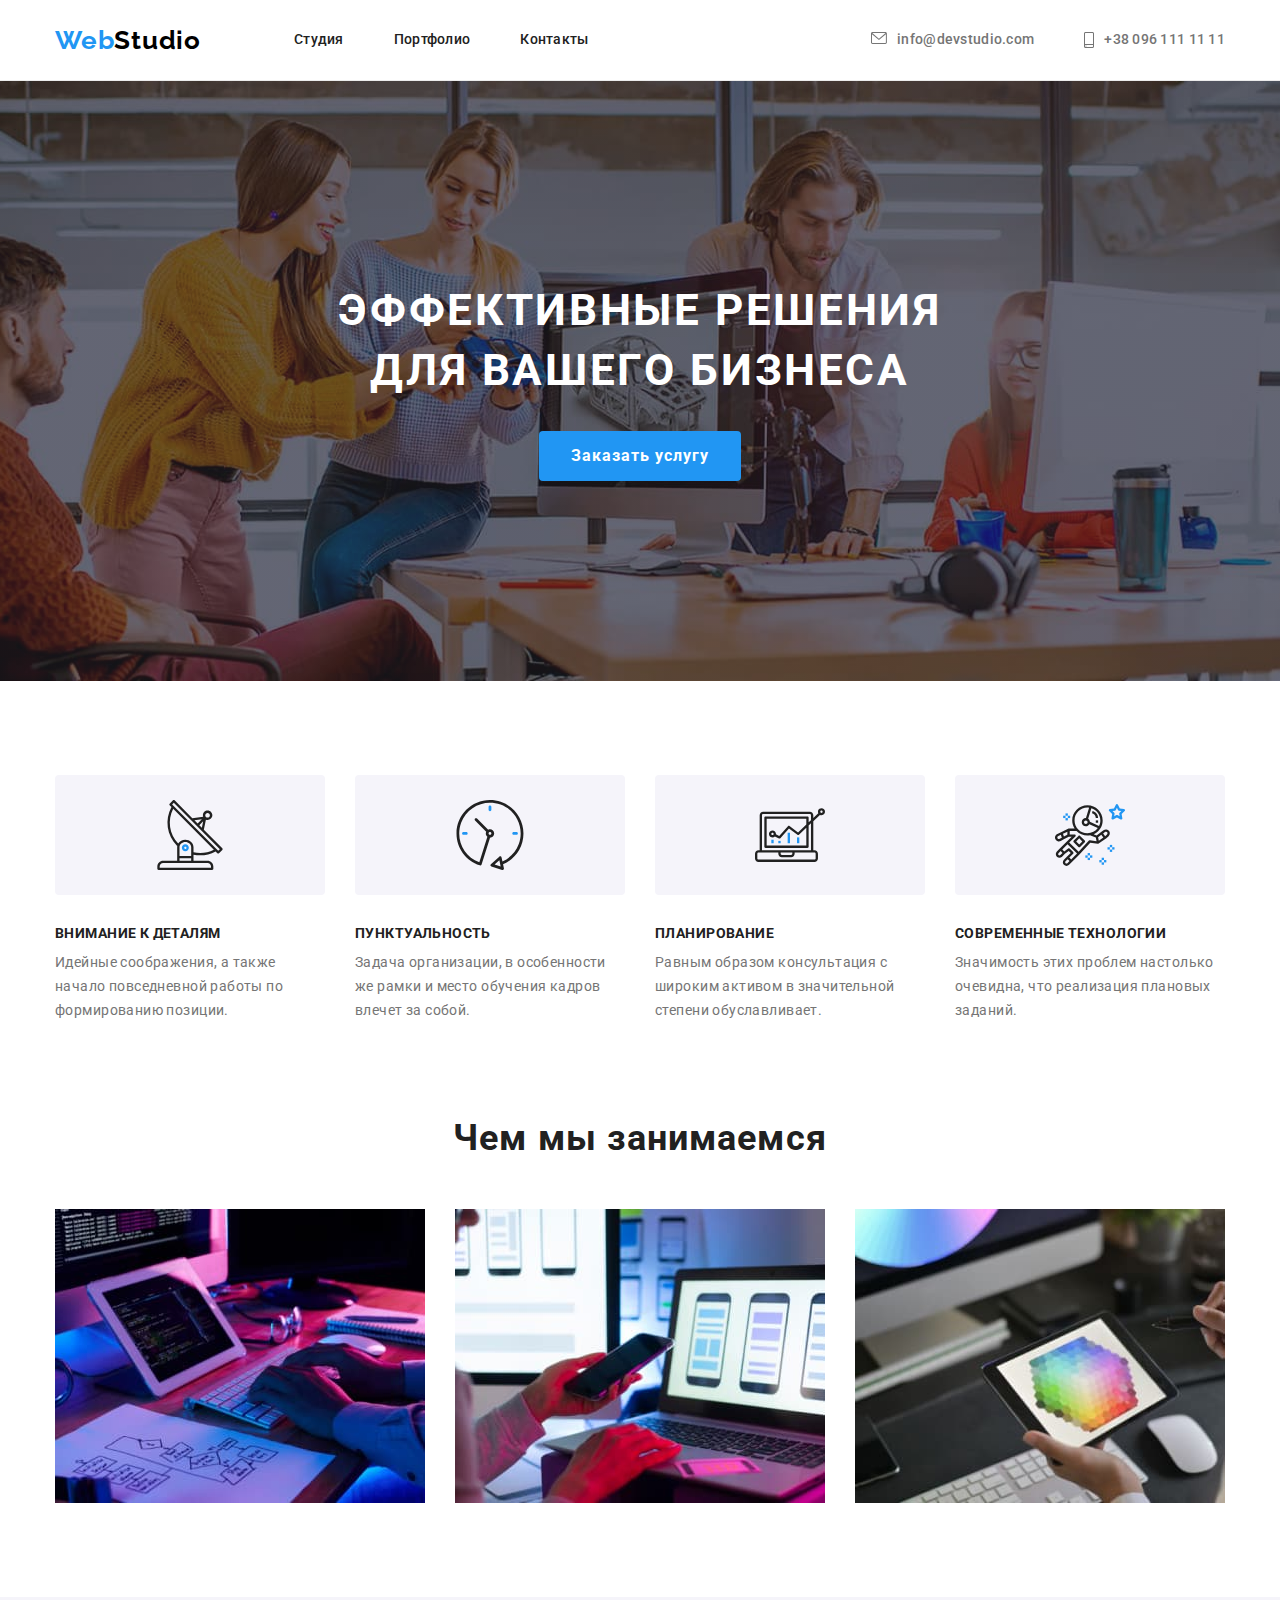
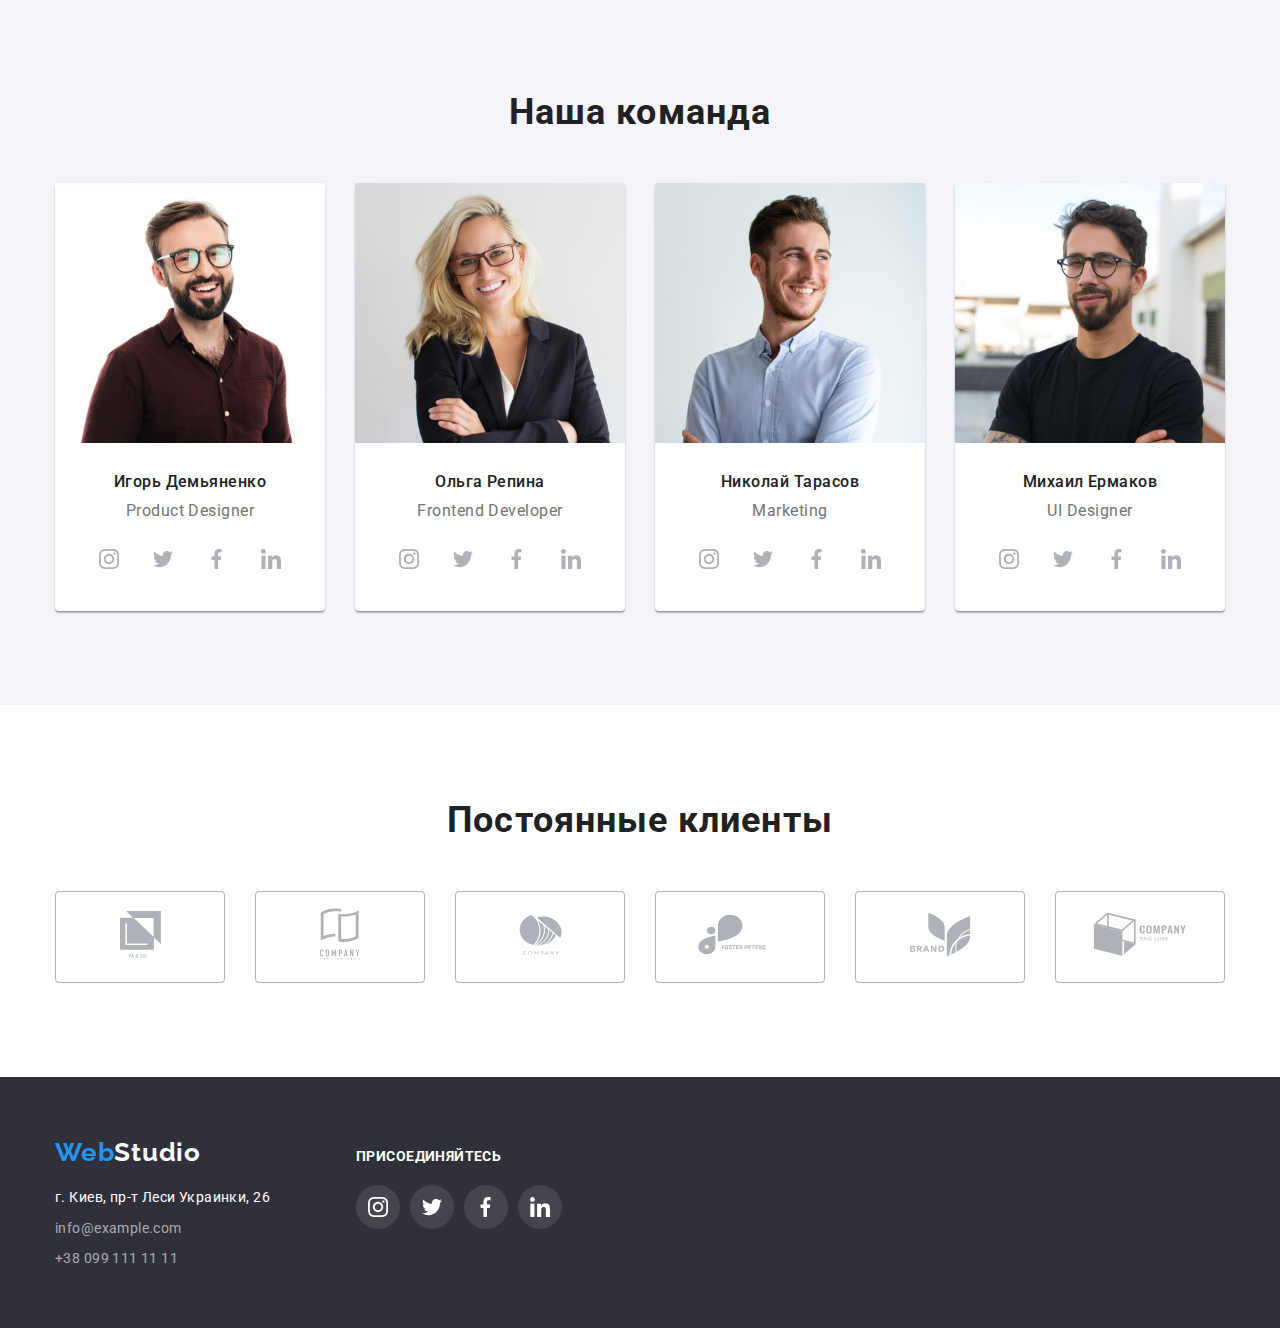
<file: index.html>
<!DOCTYPE html>
    <html lang="ru">
    <head>
        <meta charset="UTF-8">
        <meta http-equiv="X-UA-Compatible" content="IE=edge">
        <meta name="viewport" content="width=device-width, initial-scale=1.0">
        <title>WebStudio</title>
        <link rel="preconnect" href="https://fonts.googleapis.com">
        <link rel="preconnect" href="https://fonts.gstatic.com" crossorigin>
        <link href="https://fonts.googleapis.com/css2?family=Raleway:wght@700&family=Roboto:wght@400;500;700;900&display=swap" rel="stylesheet">
        <link rel="stylesheet" href="https://cdnjs.cloudflare.com/ajax/libs/modern-normalize/1.1.0/modern-normalize.min.css">
        <link rel="stylesheet" href="./css/styles.css">
    </head>
    <body>
        <!-- Header-->
        
        <header class="header">
            <div class="container">
                <nav class="nav">
                    <a class="logo" href="./index.html"><span class="logo-mod-color">Web</span>Studio</a>
                    <ul class="site-nav">
                        <li class="site-nav-item"><a href="" class="site-nav-link">Студия</a></li>
                        <li class="site-nav-item"><a href="./portfolio.html" class="site-nav-link">Портфолио</a></li>
                        <li class="site-nav-item"><a href="" class="site-nav-link">Контакты</a></li>
                    </ul>
                </nav>
                <ul class="contacts">
                    <li class="contacts-item">
                        <a href="mailto:info@devstudio.com" class="contacts-link mail">
                        <svg class="contacts-link-icon" width="16" height="12">
                            <use href="./images/icons.svg#icon-mail">
                            </use>
                        </svg>
                        info@devstudio.com</a></li>
                    <li class="contacts-item"><a href="tel:+380961111111" class="contacts-link phone">
                        <svg class="contacts-link-icon" width="10" height="16">
                            <use href="./images/icons.svg#icon-smartphone">
                            </use>
                        </svg>
                        +38 096 111 11 11</a></li>
                    
                </ul>
            </div>
        </header>


        
        <!-- Main -->

        <main class="main">
            <section class="hero">
                <h1 class="hero-title">Эффективные решения <br>для вашего бизнеса</h1>
                <button type="button" class="button">Заказать услугу</button>
            </section>


        
            <!-- Advantages block -->

            <section class="section advantages">
                <div class="container">
                    <h2 class="section-title advantages visually-hidden">Наши преимущества</h2>
                    <ul class="advantages-section-list">
                        <li class="advantages-section-item antenna">
                            <div class="advantages-section-item-svg-background">
                                <svg class="advantages-section-item-icon" width="70">
                                    <use href=".//images/icons.svg#icon-antenna"></use>
                                </svg>
                            </div>                            
                            <h3 class="advantages-section-title">Внимание к деталям</h3>
                            <p class="advantages-section-text">
                                Идейные соображения, а также начало повседневной работы по формированию позиции.
                            </p>
                        </li>
                        <li class="advantages-section-item clock">
                            <div class="advantages-section-item-svg-background">
                                <svg class="advantages-section-item-icon" width="70">
                                    <use href=".//images/icons.svg#icon-clock" width="70"></use>
                                </svg>
                            </div>
                            <h3 class="advantages-section-title">Пунктуальность</h3>
                            <p class="advantages-section-text">
                                Задача организации, в особенности же рамки и место обучения кадров влечет за собой.
                            </p>
                        </li>
                        <li class="advantages-section-item diagram">
                            <div class="advantages-section-item-svg-background">
                                <svg class="advantages-section-item-icon" width="70">
                                    <use href=".//images/icons.svg#icon-diagram" width="70"></use>
                                </svg>
                            </div>
                            <h3 class="advantages-section-title">Планирование</h3>
                            <p class="advantages-section-text">
                                Равным образом консультация с широким активом в значительной степени обуславливает.
                            </p>
                        </li>
                        <li class="advantages-section-item astronaut">
                            <div class="advantages-section-item-svg-background">
                                <svg class="advantages-section-item-icon" width="70">
                                    <use href=".//images/icons.svg#icon-astronaut" width="70"></use>
                                </svg>
                            </div>
                            <h3 class="advantages-section-title">Современные технологии</h3>
                            <p class="advantages-section-text">
                                Значимость этих проблем настолько очевидна, что реализация плановых заданий.
                            </p>
                        </li>
                    </ul>
                </div>
            </section>
        
            <!--What we do block-->

            <section class="section works">
                <div class="container">
                    <h2 class="section-title works">Чем мы занимаемся</h2>
                    <ul class="our-works-list">
                        <li>
                            <img src="./images/our-works-images/img1.jpg" alt="Изображение работы 1" width="370">
                        </li>
                        <li>
                            <img src="./images/our-works-images/img2.jpg" alt="Изображение работы 2" width="370">
                        </li>
                        <li>
                            <img src="./images/our-works-images/img3.jpg" alt="Изображение работы 3" width="370">
                        </li>
                    </ul>
                </div>
            </section>

        

            <!--Our team block-->
        
            <section class="section our-team">
                <h2 class="our-team-section-title">Наша команда</h2>
                <div class="container">
                    <ul class="our-team-section-list">
                        <li class="our-team-section-list-item card">
                            <img class="our-team-section-photo" src="./images/our-team-images/img1.jpg" alt="Фото Игорь Демьяненко" width="270">
                            <div class="our-team-section-list-item-text">
                                <h3 class="our-team-member-name">Игорь Демьяненко</h3>
                                <p class="our-team-member-position">Product Designer</p>
                                <ul class="social-media-list">
                                    <li class="social-media-item">
                                        <a href="">
                                            <svg class="social-media-icon" width="20" height="20">
                                                <use href="./images/icons.svg#icon-instagram"></use>
                                            </svg>
                                        </a>   
                                    </li>
                                    <li class="social-media-item">
                                        <a href="">
                                            <svg class="social-media-icon" width="20" height="20">
                                                <use href="./images/icons.svg#icon-twitter"></use>
                                            </svg>
                                        </a>
                                    </li>
                                    <li class="social-media-item">
                                        <a href="">
                                            <svg class="social-media-icon" width="20" height="20">
                                                <use href="./images/icons.svg#icon-facebook"></use>
                                            </svg>
                                        </a>                                        
                                    </li>
                                    <li class="social-media-item">
                                        <a href="">
                                            <svg class="social-media-icon" width="20" height="20">
                                                <use href="./images/icons.svg#icon-linkedin"></use>
                                            </svg>
                                        </a>                                        
                                    </li>
                                </ul>
                            </div>
                            
                        </li>
                        <li class="our-team-section-list-item card">
                            <img class="our-team-section-photo" src="./images/our-team-images/img2.jpg" alt="Фото Ольга Репина" width="270">
                            <div class="our-team-section-list-item-text">
                                <h3 class="our-team-member-name">Ольга Репина</h3>
                                <p class="our-team-member-position">Frontend Developer</p>
                                <ul class="social-media-list">
                                    <li class="social-media-item">
                                        <a href="">
                                            <svg class="social-media-icon" width="20" height="20">
                                                <use href="./images/icons.svg#icon-instagram"></use>
                                            </svg>
                                        </a>
                                    </li>
                                    <li class="social-media-item">
                                        <a href="">
                                            <svg class="social-media-icon" width="20" height="20">
                                                <use href="./images/icons.svg#icon-twitter"></use>
                                            </svg>
                                        </a>
                                    </li>
                                    <li class="social-media-item">
                                        <a href="">
                                            <svg class="social-media-icon" width="20" height="20">
                                                <use href="./images/icons.svg#icon-facebook"></use>
                                            </svg>
                                        </a>
                                    </li>
                                    <li class="social-media-item">
                                        <a href="">
                                            <svg class="social-media-icon" width="20" height="20">
                                                <use href="./images/icons.svg#icon-linkedin"></use>
                                            </svg>
                                        </a>
                                    </li>
                                </ul>
                            </div>                            
                        </li>
                        <li class="our-team-section-list-item card">
                            <img class="our-team-section-photo" src="./images/our-team-images/img3.jpg" alt="Фото Николай Тарасов" width="270">
                            <div class="our-team-section-list-item-text">
                                <h3 class="our-team-member-name">Николай Тарасов</h3>
                                <p class="our-team-member-position">Marketing</p>
                                <ul class="social-media-list">
                                    <li class="social-media-item">
                                        <a href="">
                                            <svg class="social-media-icon" width="20" height="20">
                                                <use href="./images/icons.svg#icon-instagram"></use>
                                            </svg>
                                        </a>   
                                    </li>
                                    <li class="social-media-item">
                                        <a href="">
                                            <svg class="social-media-icon" width="20" height="20">
                                                <use href="./images/icons.svg#icon-twitter"></use>
                                            </svg>
                                        </a>
                                    </li>
                                    <li class="social-media-item">
                                        <a href="">
                                            <svg class="social-media-icon" width="20" height="20">
                                                <use href="./images/icons.svg#icon-facebook"></use>
                                            </svg>
                                        </a>                                        
                                    </li>
                                    <li class="social-media-item">
                                        <a href="">
                                            <svg class="social-media-icon" width="20" height="20">
                                                <use href="./images/icons.svg#icon-linkedin"></use>
                                            </svg>
                                        </a>                                        
                                    </li>
                                </ul>
                            </div>
                            
                        </li>
                        <li class="our-team-section-list-item card">
                            <img class="our-team-section-photo" src="./images/our-team-images/img4.jpg" alt="Фото Михаил Ермаков" width="270">
                            <div class="our-team-section-list-item-text">
                                <h3 class="our-team-member-name">Михаил Ермаков</h3>
                                <p class="our-team-member-position">UI Designer</p>
                                <ul class="social-media-list">
                                    <li class="social-media-item">
                                        <a href="">
                                            <svg class="social-media-icon" width="20" height="20">
                                                <use href="./images/icons.svg#icon-instagram"></use>
                                            </svg>
                                        </a>
                                    </li>
                                    <li class="social-media-item">
                                        <a href="">
                                            <svg class="social-media-icon" width="20" height="20">
                                                <use href="./images/icons.svg#icon-twitter"></use>
                                            </svg>
                                        </a>
                                    </li>
                                    <li class="social-media-item">
                                        <a href="">
                                            <svg class="social-media-icon" width="20" height="20">
                                                <use href="./images/icons.svg#icon-facebook"></use>
                                            </svg>
                                        </a>
                                    </li>
                                    <li class="social-media-item">
                                        <a href="">
                                            <svg class="social-media-icon" width="20" height="20">
                                                <use href="./images/icons.svg#icon-linkedin"></use>
                                            </svg>
                                        </a>
                                    </li>
                                </ul>
                            </div>   
                        </li>
                    </ul>
                </div>
            </section>


            <!-- Our clients -->
            <section class="section our-clients">
                <div class="container">
                    <h2 class="section-title clients">Постоянные клиенты</h2>
                        <ul class="our-clients-list">
                            <li class="our-clients-list-item">
                                <a href="" class="our-clients-list-item-link">
                                    <svg class="our-clients-icon" width="41" height="47">
                                        <use href="./images/icons.svg#icon-group"></use>
                                    </svg>
                                </a>                                
                            </li>
                            <li class="our-clients-list-item">
                                <a href="">
                                    <svg class="our-clients-icon" width="40" height="52">
                                        <use href="./images/icons.svg#icon-group-1"></use>
                                    </svg>
                                </a>                                
                            </li>
                            <li class="our-clients-list-item">
                                <a href="">
                                    <svg class="our-clients-icon" width="43" height="41">
                                        <use href="./images/icons.svg#icon-group-2"></use>
                                    </svg>
                                </a>                                
                            </li>
                            <li class="our-clients-list-item">
                                <a href="">
                                    <svg class="our-clients-icon" width="84" height="41">
                                        <use href="./images/icons.svg#icon-group-3"></use>
                                    </svg>
                                </a>                                
                            </li>
                            <li class="our-clients-list-item">
                                <a href="">
                                    <svg class="our-clients-icon" width="63" height="45">
                                        <use href="./images/icons.svg#icon-group-4"></use>
                                    </svg>
                                </a>                                
                            </li>
                            <li class="our-clients-list-item">
                                <a href="">
                                    <svg class="our-clients-icon" width="94" height="44">
                                        <use href="./images/icons.svg#icon-group-5"></use>
                                    </svg>
                                </a>                                
                            </li>
                        </ul>
                </div>
            </section>
        </main>
        
        

        <!-- Footer  -->

        <footer class="footer">
            <div class="container">
                <div class="footer-address-section">
                    <a class="logo bottom" href="./index.html"><span class="logo-mod-color">Web</span>Studio</a>
                    <address>
                        <ul class="address">
                            <li class="address-list-item"><a href="https://goo.gl/maps/eCUYpjaDpkrnBJZcA" target="_blank"
                                    rel="noopener noreferrer" class="adress-location">г. Киев, пр-т
                                    Леси
                                    Украинки, 26</a></li>
                            <li class="address-list-item"><a href="mailto:info@example.com"
                                    class="adress-contacts-link">info@example.com</a></li>
                            <li class="address-list-item"><a href="tel:+380991111111" class="adress-contacts-link">+38 099 111 11 11</a>
                            </li>
                        </ul>
                    </address>
                </div>
                <div class="footer-social-media-section">
                    <p class="footer-social-media-title">Присоединяйтесь</p>
                    <ul class="social-media-list">
                        <li class="social-media-item bottom">
                            <a href="">
                                <svg class="social-media-icon" width="20" height="20">
                                    <use href="./images/icons.svg#icon-instagram"></use>
                                </svg>
                            </a>
                        </li>
                        <li class="social-media-item bottom">
                            <a href="">
                                <svg class="social-media-icon" width="20" height="20">
                                    <use href="./images/icons.svg#icon-twitter"></use>
                                </svg>
                            </a>
                        </li>
                        <li class="social-media-item bottom">
                            <a href="">
                                <svg class="social-media-icon" width="20" height="20">
                                    <use href="./images/icons.svg#icon-facebook"></use>
                                </svg>
                            </a>
                        </li>
                        <li class="social-media-item bottom">
                            <a href="">
                                <svg class="social-media-icon" width="20" height="20">
                                    <use href="./images/icons.svg#icon-linkedin"></use>
                                </svg>
                            </a>
                        </li>
                    </ul>

                </div>
                
            </div>           
        </footer>
    </body>
    </html>
</file>
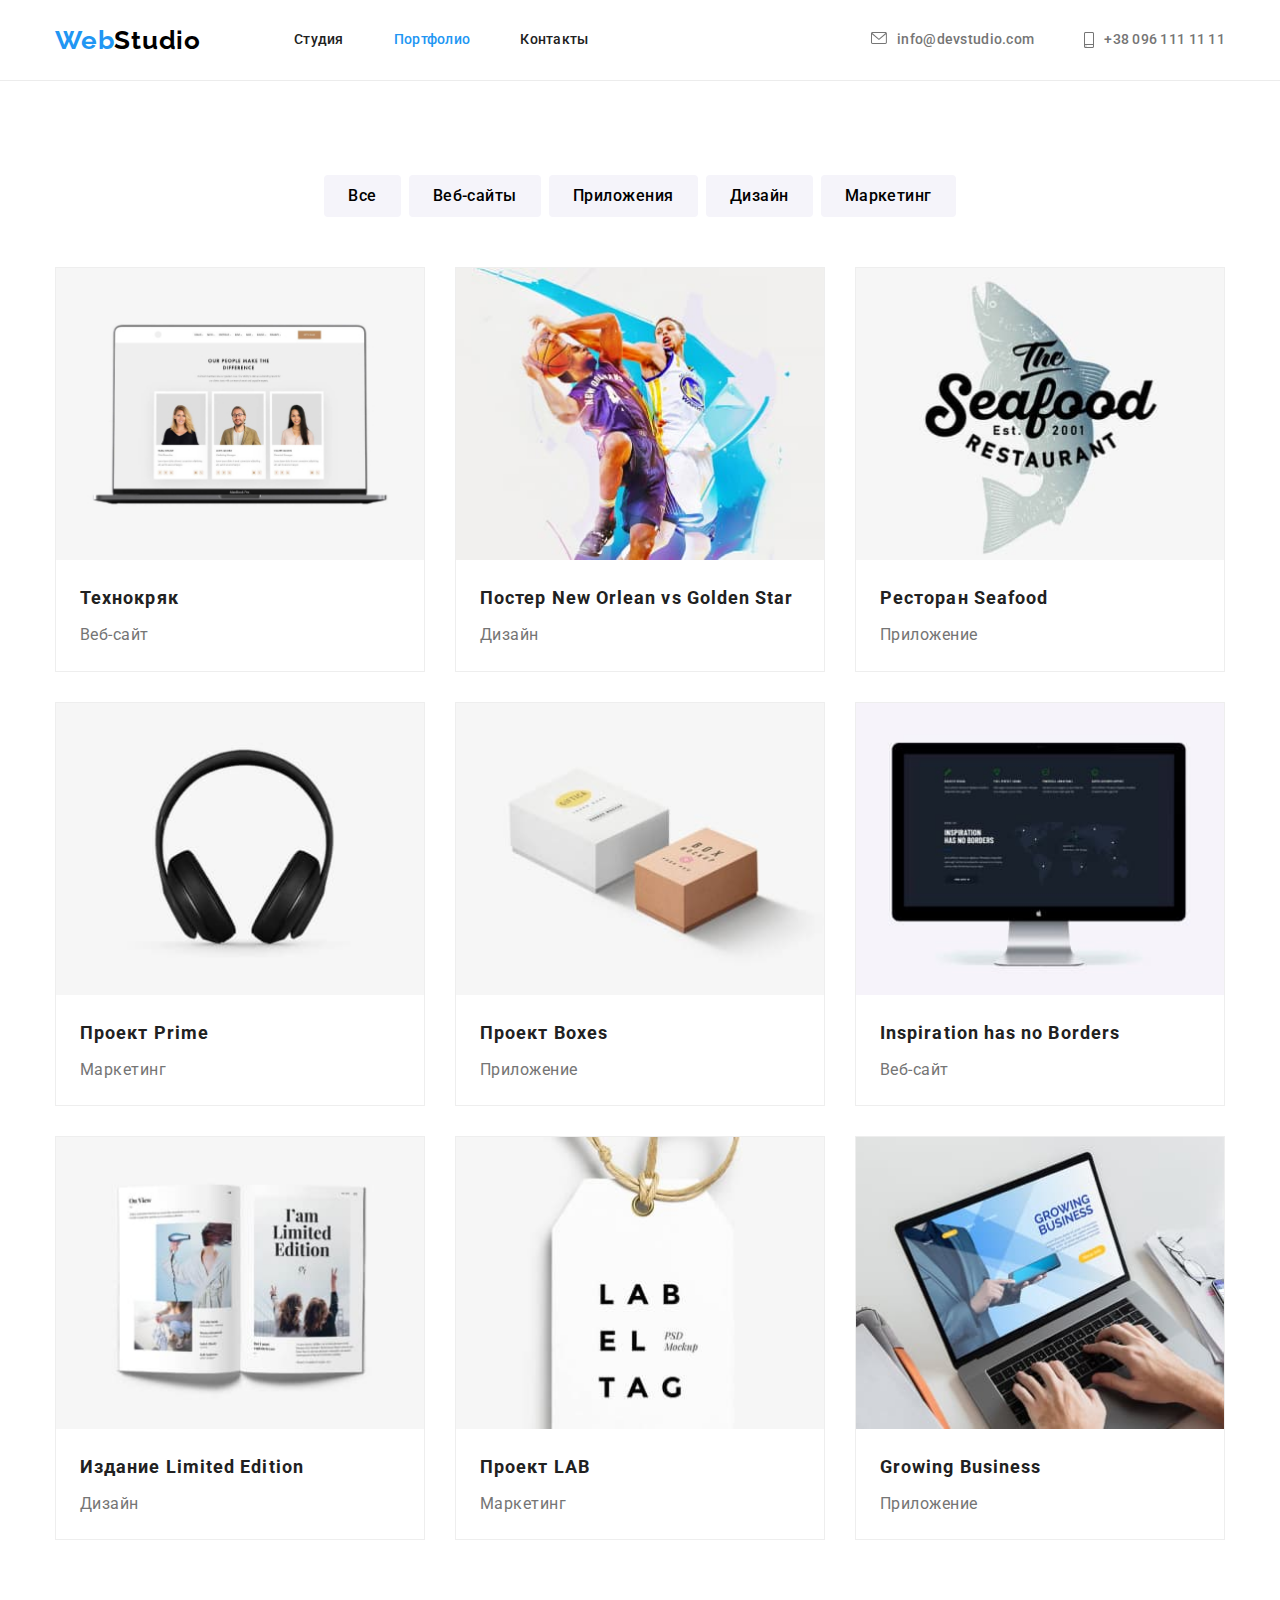
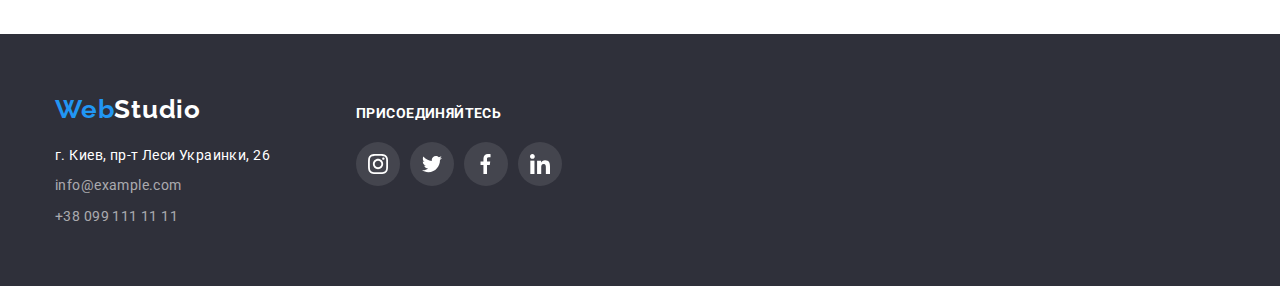
<file: portfolio.html>
<!DOCTYPE html>
<html lang="ru">

<head>
    <meta charset="UTF-8">
    <meta http-equiv="X-UA-Compatible" content="IE=edge">
    <meta name="viewport" content="width=device-width, initial-scale=1.0">
    <title>WebStudio</title>
    <link rel="preconnect" href="https://fonts.googleapis.com">
    <link rel="preconnect" href="https://fonts.gstatic.com" crossorigin>
    <link href="https://fonts.googleapis.com/css2?family=Raleway:wght@700&family=Roboto:wght@400;500;700;900&display=swap" rel="stylesheet">
    <link rel="stylesheet" href="https://cdnjs.cloudflare.com/ajax/libs/modern-normalize/1.1.0/modern-normalize.min.css">
    <link rel="stylesheet" href="./css/styles.css">

</head>

<body>
    <!-- Header-->

    <header class="header">
        <div class="container">
            <nav class="nav">
                <a class="logo" href="./index.html"><span class="logo-mod-color">Web</span>Studio</a>
                <ul class="site-nav">
                    <li class="site-nav-item"><a href="" class="site-nav-link">Студия</a></li>
                    <li class="site-nav-item"><a href="./portfolio.html" class="site-nav-link active">Портфолио</a></li>
                    <li class="site-nav-item"><a href="" class="site-nav-link">Контакты</a></li>
                </ul>
            </nav>
            <ul class="contacts">
                <li class="contacts-item">
                    <a href="mailto:info@devstudio.com" class="contacts-link mail">
                        <svg class="contacts-link-icon" width="16" height="12">
                            <use href="./images/icons.svg#icon-mail">
                            </use>
                        </svg>
                        info@devstudio.com</a>
                </li>
                <li class="contacts-item"><a href="tel:+380961111111" class="contacts-link phone">
                        <svg class="contacts-link-icon" width="10" height="16">
                            <use href="./images/icons.svg#icon-smartphone">
                            </use>
                        </svg>
                        +38 096 111 11 11</a></li>
    
            </ul>
        </div>
    </header>

    

    <!-- Main -->

    <!-- Our projects -->

    <main>
        <section class="section">
            <div class="container portfolio">
                <h1 class="our-projects-section-title visually-hidden">Наши проекты</h1>
                <ul class="our-projects-button-list">
                    <li class="our-projects-button-list-item"><button type="button" class="button-filter">Все</button></li>
                    <li class="our-projects-button-list-item"><button type="button" class="button-filter">Веб-сайты</button></li>
                    <li class="our-projects-button-list-item"><button type="button" class="button-filter">Приложения</button></li>
                    <li class="our-projects-button-list-item"><button type="button" class="button-filter">Дизайн</button></li>
                    <li class="our-projects-button-list-item"><button type="button" class="button-filter">Маркетинг</button></li>
                </ul>
                <ul class="our-projects-list">
                    <li class="our-projects-list-item">
                        <a href="" class="our-projects-list-item-link">
                            <img class="our-projects-list-photo" src="./images/our-portfolio-images/img1.jpg" width="370" alt="Фото проекта 1">
                            <div class="our-projects-list-item-text">
                                <h2 class="project-title">Технокряк</h2>
                                <p class="project-type">Веб-сайт</p>
                            </div>
                        </a>
                    </li>
                    <li class="our-projects-list-item">
                        <a href="" class="our-projects-list-item-link">
                            <img class="our-projects-list-photo" src="./images/our-portfolio-images/img2.jpg" width="370" alt="Фото проекта 2">
                            <div class="our-projects-list-item-text">
                                <h2 class="project-title">Постер New Orlean vs Golden Star</h2>
                                <p class="project-type">Дизайн</p>
                            </div>
                        </a>
                    </li>
                    <li class="our-projects-list-item">
                        <a href="" class="our-projects-list-item-link">
                            <img class="our-projects-list-photo" src="./images/our-portfolio-images/img3.jpg" width="370" alt="Фото проекта 3">
                            <div class="our-projects-list-item-text">
                                <h2 class="project-title">Ресторан Seafood</h2>
                                <p class="project-type">Приложение</p>
                            </div>
                        </a>
                    </li>
                    <li class="our-projects-list-item">
                        <a href="" class="our-projects-list-item-link">
                            <img class="our-projects-list-photo" src="./images/our-portfolio-images/img4.jpg" width="370" alt="Фото проекта 4">
                            <div class="our-projects-list-item-text">
                                <h2 class="project-title">Проект Prime</h2>
                                <p class="project-type">Маркетинг</p>
                            </div>
                        </a>                       
                    </li>
                    <li class="our-projects-list-item">
                        <a href="" class="our-projects-list-item-link">
                            <img class="our-projects-list-photo" src="./images/our-portfolio-images/img5.jpg" width="370" alt="Фото проекта 5">
                            <div class="our-projects-list-item-text">
                                <h2 class="project-title">Проект Boxes</h2>
                                <p class="project-type">Приложение</p>
                            </div>
                        </a>                       
                    </li>
                    <li class="our-projects-list-item">
                        <a href="" class="our-projects-list-item-link">
                            <img class="our-projects-list-photo" src="./images/our-portfolio-images/img6.jpg" width="370" alt="Фото проекта 6">
                            <div class="our-projects-list-item-text">
                                <h2 class="project-title">Inspiration has no Borders</h2>
                                <p class="project-type">Веб-сайт</p>
                            </div>
                        </a>                       
                    </li>
                    <li class="our-projects-list-item">
                        <a href="" class="our-projects-list-item-link">
                            <img class="our-projects-list-photo" src="./images/our-portfolio-images/img7.jpg" width="370" alt="Фото проекта 7">
                            <div class="our-projects-list-item-text">
                                <h2 class="project-title">Издание Limited Edition</h2>
                                <p class="project-type">Дизайн</p>
                            </div>
                        </a>                       
                    </li>
                    <li class="our-projects-list-item">
                        <a href="" class="our-projects-list-item-link">
                            <img class="our-projects-list-photo" src="./images/our-portfolio-images/img8.jpg" width="370" alt="Фото проекта 8">
                            <div class="our-projects-list-item-text">
                                <h2 class="project-title">Проект LAB</h2>
                                <p class="project-type">Маркетинг</p>
                            </div>
                        </a>                       
                    </li>
                    <li class="our-projects-list-item">
                        <a href="" class="our-projects-list-item-link">
                            <img class="our-projects-list-photo" src="./images/our-portfolio-images/img9.jpg" width="370" alt="Фото проекта 9">
                            <div class="our-projects-list-item-text">
                                <h2 class="project-title">Growing Business</h2>
                                <p class="project-type">Приложение</p>
                            </div>
                        </a>                       
                    </li>
                </ul>
            </div>
        </section>
        
    </main>



    <!-- Footer  -->

    <footer class="footer">
        <div class="container">
            <div class="footer-address-section">
                <a class="logo bottom" href="./index.html"><span class="logo-mod-color">Web</span>Studio</a>
                <address>
                    <ul class="address">
                        <li class="address-list-item"><a href="https://goo.gl/maps/eCUYpjaDpkrnBJZcA" target="_blank"
                                rel="noopener noreferrer" class="adress-location">г. Киев, пр-т
                                Леси
                                Украинки, 26</a></li>
                        <li class="address-list-item"><a href="mailto:info@example.com"
                                class="adress-contacts-link">info@example.com</a></li>
                        <li class="address-list-item"><a href="tel:+380991111111" class="adress-contacts-link">+38 099 111
                                11 11</a>
                        </li>
                    </ul>
                </address>
            </div>
            <div class="footer-social-media-section">
                <p class="footer-social-media-title">Присоединяйтесь</p>
                <ul class="social-media-list">
                    <li class="social-media-item bottom">
                        <a href="">
                            <svg class="social-media-icon" width="20" height="20">
                                <use href="./images/icons.svg#icon-instagram"></use>
                            </svg>
                        </a>
                    </li>
                    <li class="social-media-item bottom">
                        <a href="">
                            <svg class="social-media-icon" width="20" height="20">
                                <use href="./images/icons.svg#icon-twitter"></use>
                            </svg>
                        </a>
                    </li>
                    <li class="social-media-item bottom">
                        <a href="">
                            <svg class="social-media-icon" width="20" height="20">
                                <use href="./images/icons.svg#icon-facebook"></use>
                            </svg>
                        </a>
                    </li>
                    <li class="social-media-item bottom">
                        <a href="">
                            <svg class="social-media-icon" width="20" height="20">
                                <use href="./images/icons.svg#icon-linkedin"></use>
                            </svg>
                        </a>
                    </li>
                </ul>
    
            </div>
    
        </div>
    </footer>
</body>

</html>
</file>
<file: css/styles.css>
:root {
  --main-background-color: #ffffff;
  --second-background-color: #2f303a;
  --third-background-color: #f5f4fa;
  --accent-color: #2196f3;
  --main-content-text-color: #212121;
  --second-content-text-color: #757575;
  --card-border-color: #eeeeee;
  --passive-icon-color: #afb1b8;
}

/* Global */

body {
  font-family: 'Roboto', sans-serif;
  background-color: var(--main-background-color);
  color: var(--main-content-text-color);
}

a {
  text-decoration: none;
  color: inherit;
}
ul {
  list-style: none;
  padding: 0;
  margin: 0;
}
h1,
h2,
h3,
p {
  margin: 0 0;
}
img {
  display: block;
  max-width: 100%;
  height: auto;
}
.container {
  margin: 0 auto;
  padding-left: 15px;
  padding-right: 15px;
  width: 1200px;
}
.section {
  padding-top: 94px;
  padding-bottom: 94px;
}
.card {
  box-shadow: 0px 1px 3px rgba(0, 0, 0, 0.12), 0px 1px 1px rgba(0, 0, 0, 0.14),
    0px 2px 1px rgba(0, 0, 0, 0.2);
}
.visually-hidden {
  position: absolute;
  width: 1px;
  height: 1px;
  margin: -1px;
  border: 0;
  padding: 0;
  white-space: nowrap;
  clip-path: inset(100%);
  clip: rect(0 0 0 0);
  overflow: hidden;
}

/* Header */

.header {
  border-bottom: 1px solid #ececec;
}
.header .container {
  display: flex;
}
.nav {
  display: flex;
  align-items: center;
}
.site-nav {
  display: flex;
  flex-direction: row;
  justify-content: space-between;
  align-items: center;
  margin-left: 93px;
}
.contacts {
  display: flex;
  flex-direction: row;
  justify-content: space-between;
  align-items: center;
  margin-left: auto;
}
.logo {
  font-family: 'Raleway', sans-serif;
  font-weight: 700;
  font-size: 26px;
  line-height: 1.17;
  letter-spacing: 0.03em;
  color: #000000;
}
.logo-mod-color {
  color: var(--accent-color);
}
.site-nav-item,
.contacts-item {
  margin-right: 50px;
}
.site-nav-item:last-child,
.contacts-item:last-child {
  margin-right: 0;
}

.site-nav-link,
.contacts-link {
  display: inline-flex;
  text-align: center;
  color: var(--main-content-text-color);
  font-weight: 500;
  font-size: 14px;
  line-height: 1.14;
  letter-spacing: 0.02em;
  padding: 32px 0px 32px;
}
.contacts-link-icon {
  margin-right: 10px;
  fill: currentColor;
}
.site-nav-link:hover,
.site-nav-link:focus {
  color: var(--accent-color);
}
.contacts-link {
  color: var(--second-content-text-color);
}
.contacts-link:hover,
.contacts-link:focus {
  color: var(--accent-color);
}

/* Main */

.hero {
  background-color: var(--second-background-color);
  max-width: 1600px;
  margin-left: auto;
  margin-right: auto;
  text-align: center;
  padding: 200px;
  background-image: linear-gradient(to right, rgba(47, 48, 58, 0.4), rgba(47, 48, 58, 0.4)),
    url(../images/hero/hero_background.jpg);
  background-position: center;
  background-repeat: no-repeat;
  background-size: cover;
}
.hero-title {
  width: 695px;
  color: var(--main-background-color);
  text-transform: uppercase;
  font-size: 44px;
  line-height: 1.36;
  letter-spacing: 0.06em;
  margin: 0 auto 30px auto;
}
.button {
  display: inline-block;
  padding: 10px 32px;
  border-radius: 4px;
  border: none;
  outline: none;
  background-color: var(--accent-color);
  color: var(--main-background-color);
  font-family: inherit;
  font-weight: 700;
  font-size: 16px;
  line-height: 1.88;
  letter-spacing: 0.06em;
  cursor: pointer;
}
.active {
  color: var(--accent-color);
}

/* Advantages section */

.advantages-section-list {
  display: flex;
  flex-direction: row;
  justify-content: space-between;
}
.advantages-section-item {
  display: inline-block;
  max-width: 270px;
}
.advantages-section-item-svg-background {
  display: flex;
  background-color: var(--third-background-color);
  border-radius: 4px;
  margin-bottom: 30px;
  justify-content: center;
}
.advantages-section-item-icon {
  height: 120px;
}
.advantages-section-title {
  margin-bottom: 10px;
  font-size: 14px;
  font-weight: 700;
  line-height: 1.17;
  text-align: left;
  letter-spacing: 0.03em;
  text-transform: uppercase;
}
.advantages-section-text {
  color: var(--second-content-text-color);
  font-size: 14px;
  font-weight: 400;
  line-height: 1.71;
  text-align: left;
  letter-spacing: 0.03em;
}

/* What we do section */

.section.works {
  padding-top: 0;
}

.section-title.works {
  font-size: 36px;
  line-height: 1.17;
  text-align: center;
  letter-spacing: 0.03em;
  margin-bottom: 50px;
}
.our-works-list {
  display: flex;
  flex-direction: row;
  justify-content: space-between;
}

/* Our team section */

.section.our-team {
  background-color: var(--third-background-color);
}
.our-team-section-title {
  text-align: center;
  margin-bottom: 50px;
  font-weight: 700;
  font-size: 36px;
  line-height: 1.17;
  letter-spacing: 0.03em;
}
.our-team-section-list {
  display: flex;
  flex-direction: row;
  justify-content: space-between;
}
.our-team-section-list-item {
  background-color: var(--main-background-color);
  border-radius: 4px;
}
.our-team-section-list-item-text {
  text-align: center;
  padding: 30px 32px;
}
.our-team-member-name {
  font-weight: 500;
  font-size: 16px;
  line-height: 1.17;
  letter-spacing: 0.03em;
  margin-bottom: 10px;
}
.our-team-member-position {
  color: var(--second-content-text-color);
  font-weight: 400;
  font-size: 16px;
  line-height: 1.17;
  letter-spacing: 0.03em;
  margin-bottom: 16px;
}
.social-media-list {
  display: flex;
  justify-content: space-between;
}
.social-media-item {
  width: 44px;
  height: 44px;
  padding: 12px;
  border-radius: 50%;
  color: var(--passive-icon-color);
}
.social-media-icon {
  fill: currentColor;
}
.social-media-item:hover,
.social-media-item:focus {
  color: var(--main-background-color);
  background-color: var(--accent-color);
  cursor: pointer;
}

/* Our clients */
.section-title.clients {
  font-weight: 700;
  font-size: 36px;
  line-height: 1.17;
  text-align: center;
  letter-spacing: 0.03em;
  margin-bottom: 50px;
}
.our-clients-list {
  display: flex;
  justify-content: space-between;
}
.our-clients-list-item {
  color: var(--passive-icon-color);
  display: flex;
  justify-content: center;
  align-items: center;
  width: 170px;
  height: 92px;
  border: 1px solid var(--passive-icon-color);
  border-radius: 4px;
  padding: 16px 32px;
}
.our-clients-icon {
  fill: currentColor;
}
.our-clients-list-item:hover,
.our-clients-list-item:focus {
  color: var(--accent-color);
  border-color: var(--accent-color);
  cursor: pointer;
}

/* Footer */

.footer {
  color: var(--main-background-color);
  background-color: var(--second-background-color);
  padding-top: 60px;
  padding-bottom: 60px;
}
.logo.bottom {
  display: inline-block;
  color: inherit;
  margin-bottom: 20px;
}
.address {
  width: 231px;
}
.adress-contacts-link,
.adress-location {
  display: inline-block;
  font-style: normal;
  font-weight: 400;
  font-size: 14px;
  line-height: 1.46;
  letter-spacing: 0.03em;
}
.address-list-item {
  margin-bottom: 10px;
}
.address-list-item:last-child {
  margin-bottom: 0;
}
.adress-contacts-link:hover,
.adress-contacts-link:focus {
  color: var(--accent-color);
}
.adress-contacts-link {
  color: rgba(255, 255, 255, 0.6);
}
.footer .container {
  display: flex;
  align-items: baseline;
}
.footer-social-media-section {
  width: 206px;
  margin-left: 70px;
}
.footer-social-media-title {
  font-weight: 700;
  font-size: 14px;
  line-height: 1.14;
  letter-spacing: 0.03em;
  text-transform: uppercase;

  margin-bottom: 20px;
}
.social-media-item.bottom {
  background-color: rgba(255, 255, 255, 0.1);
  color: currentColor;
}
.social-media-item.bottom:hover,
.social-media-item.bottom:focus {
  background-color: var(--accent-color);
  cursor: pointer;
}
/* Portfolio */

/* Our projects */

.our-projects-button-list {
  display: flex;
  justify-content: center;
  margin-bottom: 50px;
}
.button-filter {
  background-color: var(--third-background-color);
  font-family: inherit;
  font-weight: 500;
  font-size: 16px;
  line-height: 1.63;
  letter-spacing: 0.03em;
  padding: 6px 22px;
  border-radius: 4px;
  border-color: transparent;
  cursor: pointer;
}

.our-projects-button-list-item:not(:last-child) {
  margin-right: 8px;
}
.button-filter:hover,
.button-filter:focus {
  background-color: var(--accent-color);
  color: var(--main-background-color);
  box-shadow: 0px 3px 1px rgba(0, 0, 0, 0.1), 0px 1px 2px rgba(0, 0, 0, 0.08),
    0px 2px 2px rgba(0, 0, 0, 0.12);
}

/* Our projects */
.our-projects-list {
  display: flex;
  flex-direction: row;
  flex-wrap: wrap;
}
.our-projects-list-item-text {
  padding: 20px 24px;
}
.project-title {
  margin-bottom: 4px;
  font-weight: 700;
  font-size: 18px;
  line-height: 2;
  letter-spacing: 0.06em;
  text-align: left;
}
.project-type {
  color: var(--second-content-text-color);
  font-weight: 400;
  font-size: 16px;
  line-height: 1.88;
  letter-spacing: 0.03em;
  text-align: left;
}
.our-projects-list-item {
  display: inline-block;
  width: calc((100% - 60px) / 3);
  margin-bottom: 30px;
  margin-right: 30px;
  border-style: solid;
  border-width: 1px;
  border-color: var(--card-border-color);
}
.our-projects-list-item-link {
  display: block;
}
.our-projects-list-item-link:hover,
.our-projects-list-item-link:focus {
  box-shadow: 0px 1px 1px rgba(0, 0, 0, 0.12), 0px 4px 4px rgba(0, 0, 0, 0.06),
    1px 4px 6px rgba(0, 0, 0, 0.16);
}

.our-projects-list-item:nth-child(3n) {
  margin-right: 0;
}
.our-projects-list-item:nth-last-child(-n + 3) {
  margin-bottom: 0;
}
</file>
